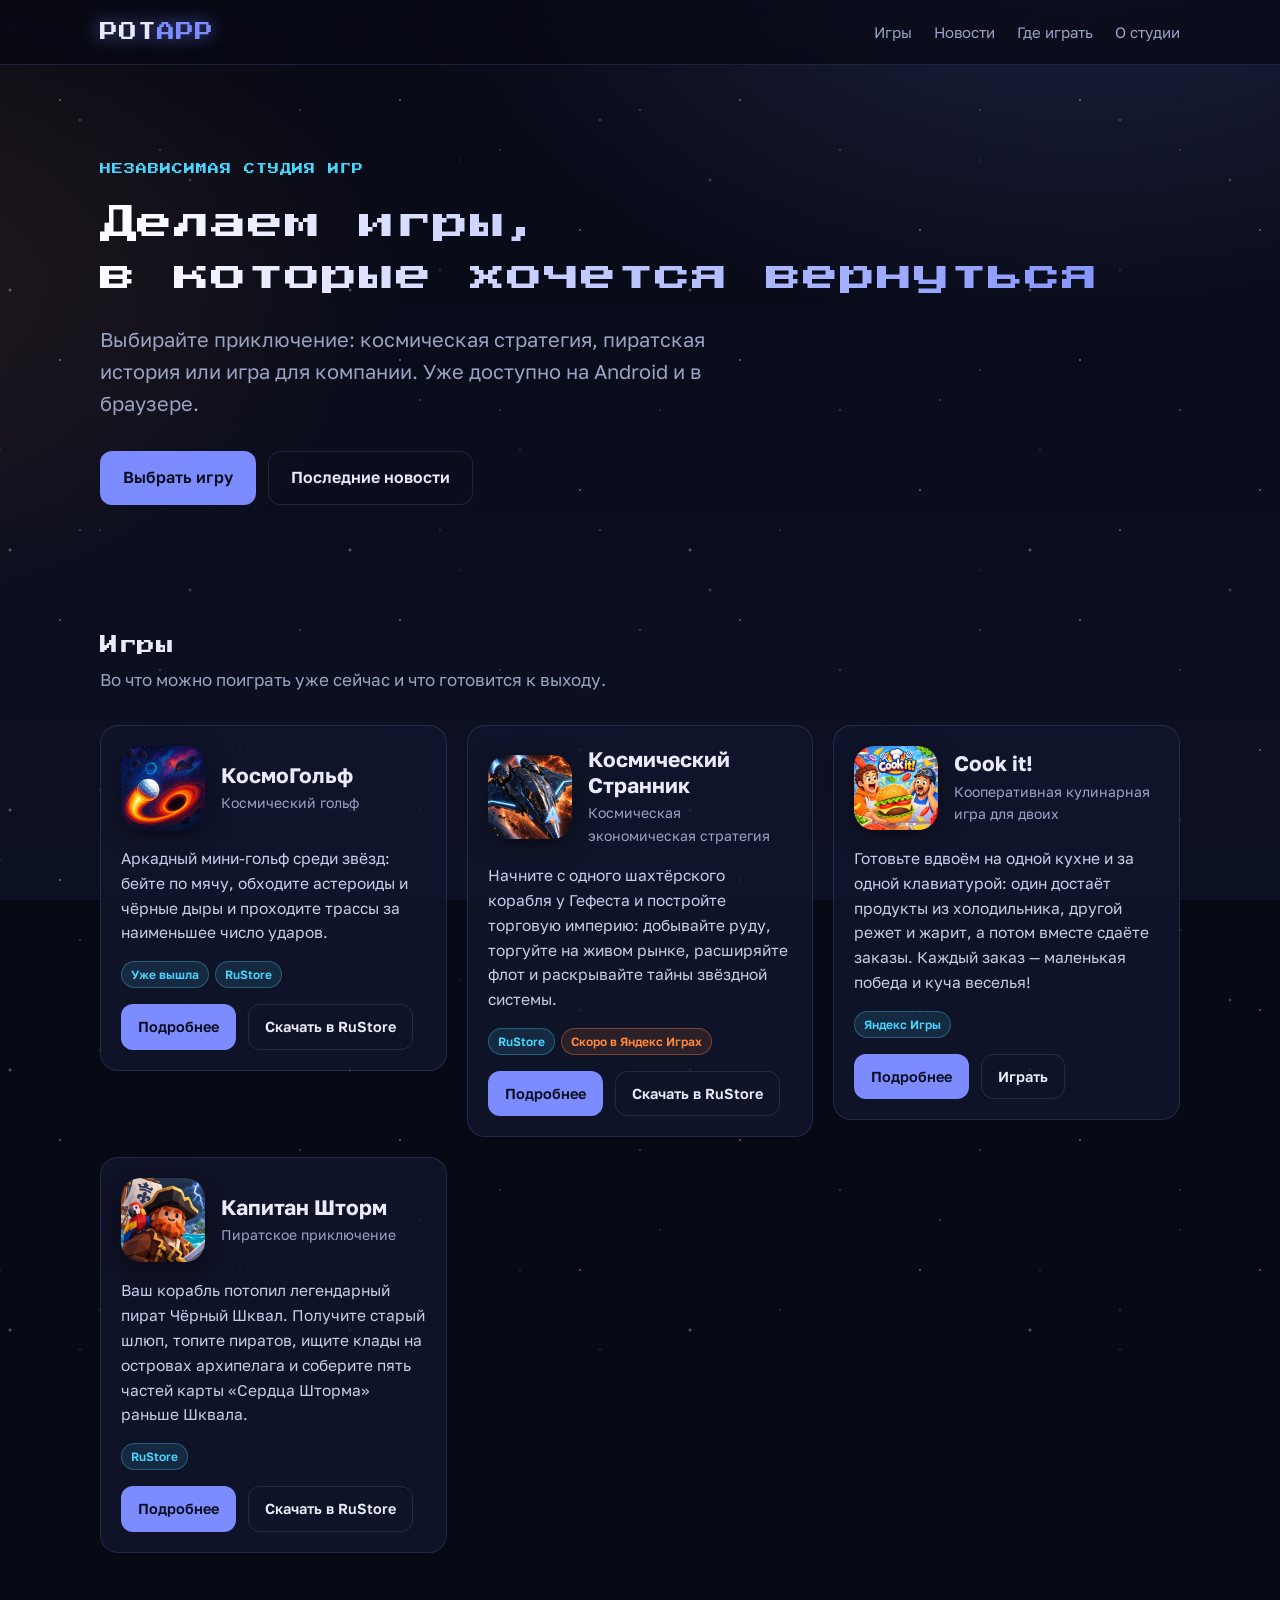
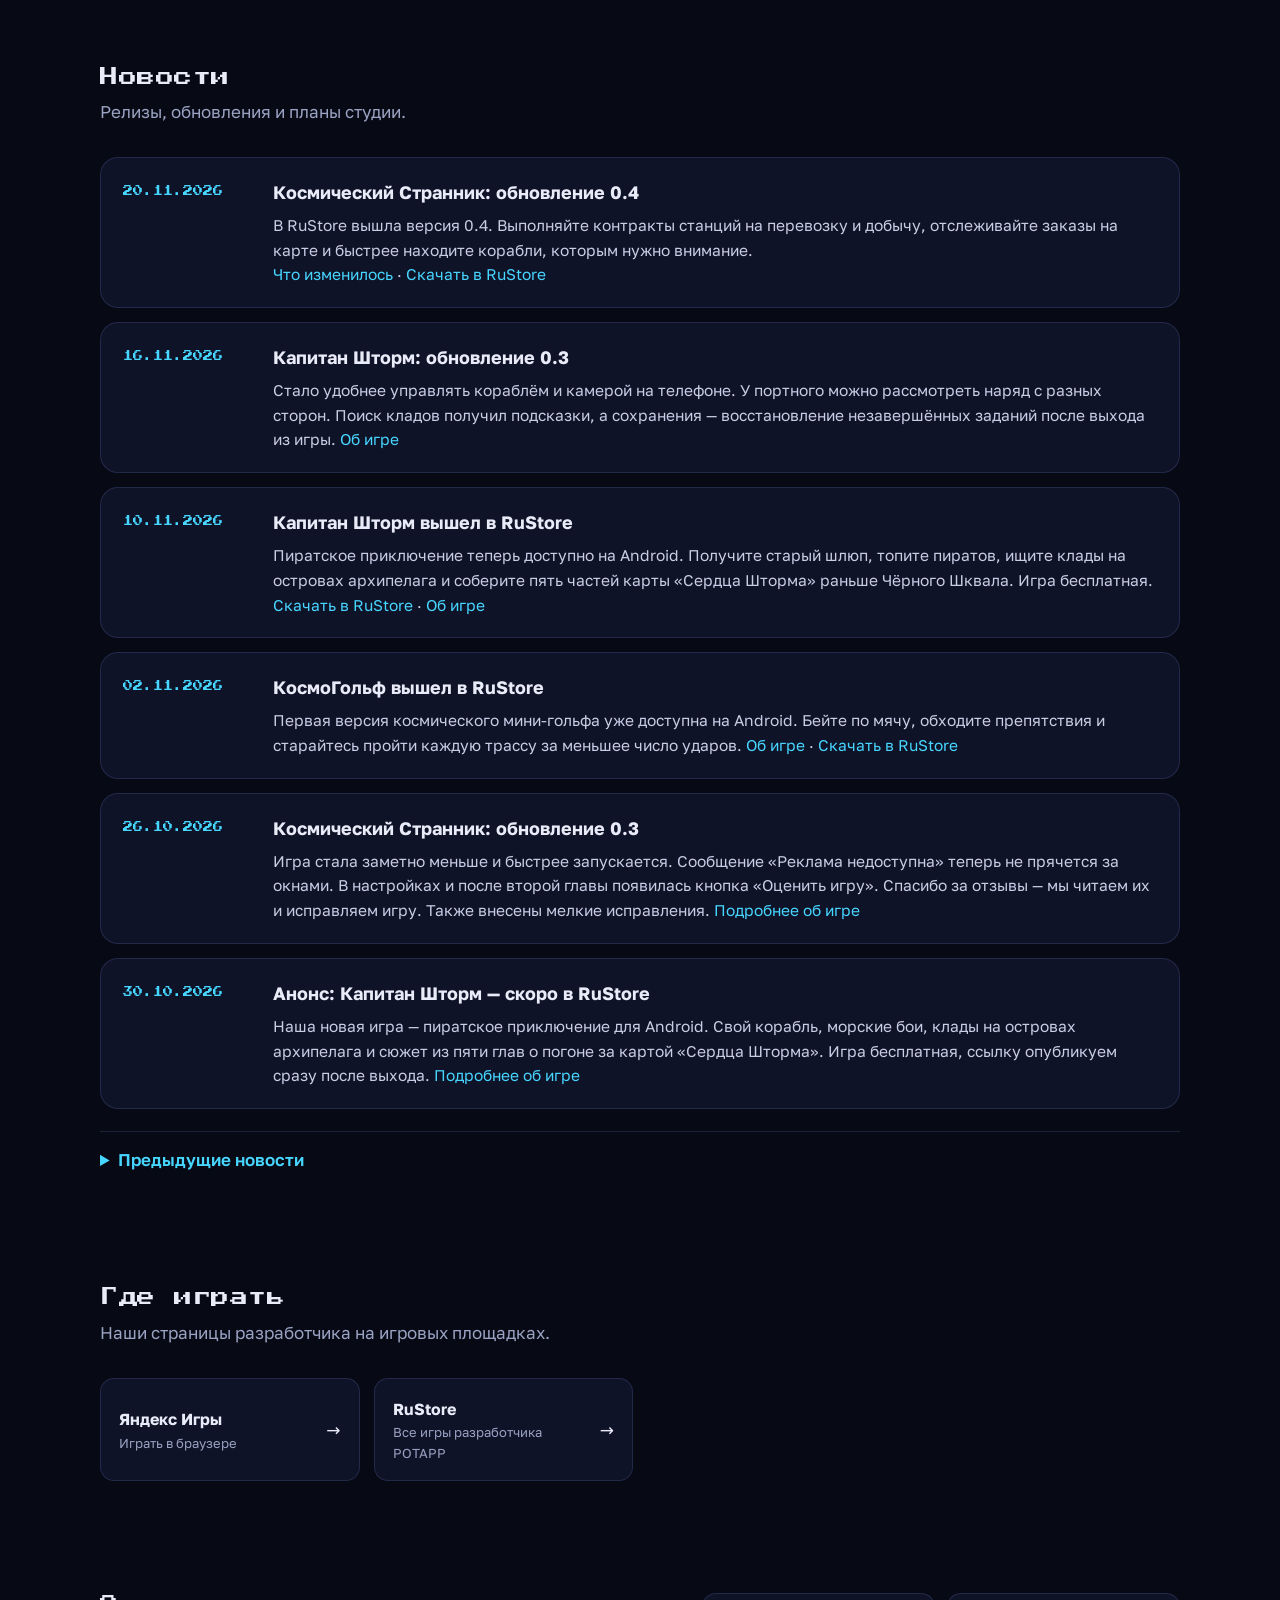
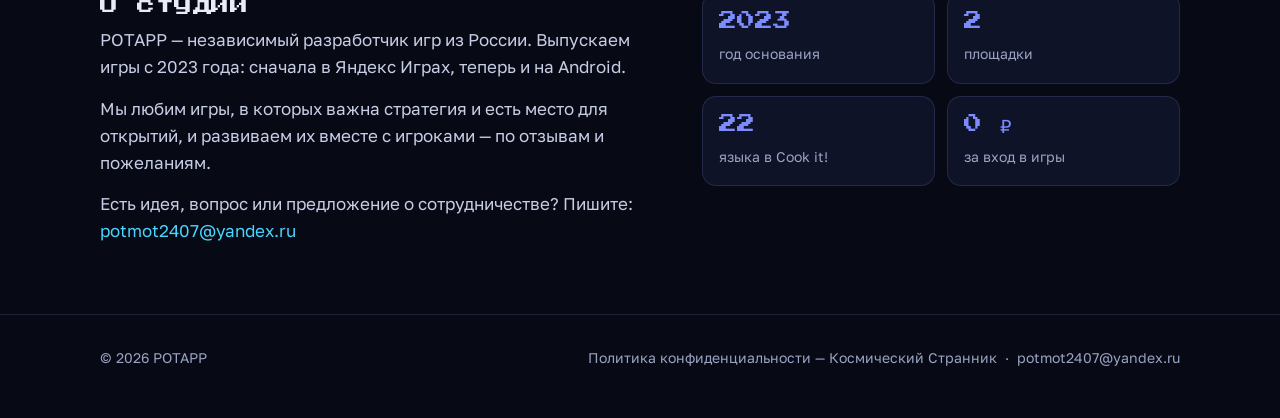
<file: index.html>
<!doctype html>
<html lang="ru">
<head>
  <meta charset="utf-8">
  <meta name="viewport" content="width=device-width, initial-scale=1">
  <title>POTAPP — независимая студия игр</title>
  <meta name="description" content="POTAPP — независимая студия игр. Космический Странник, Капитан Шторм, Cook it! и новые проекты: где играть, новости и обновления.">
  <meta property="og:title" content="POTAPP — независимая студия игр">
  <meta property="og:description" content="Наши игры, площадки, новости и обновления.">
  <meta property="og:image" content="img/space-stranger/icon.jpg">
  <link rel="icon" type="image/svg+xml" href="img/favicon.svg">
  <link rel="icon" type="image/png" sizes="64x64" href="img/favicon.png">
  <link rel="apple-touch-icon" href="img/apple-touch-icon.png">
  <link rel="stylesheet" href="styles.css">
<!-- Yandex.Metrika counter -->
<script type="text/javascript">
    (function(m,e,t,r,i,k,a){
        m[i]=m[i]||function(){(m[i].a=m[i].a||[]).push(arguments)};
        m[i].l=1*new Date();
        for (var j = 0; j < document.scripts.length; j++) {if (document.scripts[j].src === r) { return; }}
        k=e.createElement(t),a=e.getElementsByTagName(t)[0],k.async=1,k.src=r,a.parentNode.insertBefore(k,a)
    })(window, document,'script','https://mc.yandex.ru/metrika/tag.js?id=114179265', 'ym');

    ym(114179265, 'init', {ssr:true, webvisor:false, clickmap:true, ecommerce:"dataLayer", referrer: document.referrer, url: location.href, accurateTrackBounce:true, trackLinks:true});
</script>
<noscript><div><img src="https://mc.yandex.ru/watch/114179265" style="position:absolute; left:-9999px;" alt="" /></div></noscript>
<!-- /Yandex.Metrika counter -->
</head>
<body>
<a class="skip" href="#games">К играм</a>
<div class="sky" aria-hidden="true"></div>

<header class="top">
  <div class="wrap">
    <a class="logo" href="./">POT<span>APP</span></a>
    <nav class="nav">
      <a href="#games">Игры</a>
      <a href="#news">Новости</a>
      <a href="#where" class="hide-sm">Где играть</a>
      <a href="#about">О студии</a>
    </nav>
  </div>
</header>

<main>
  <!-- ================= ГЛАВНЫЙ ЭКРАН ================= -->
  <div class="wrap hero">
    <div class="eyebrow">Независимая студия игр</div>
    <h1>Делаем игры,<br>в которые хочется вернуться</h1>
    <p class="lead">Выбирайте приключение: космическая стратегия, пиратская история или игра для компании. Уже доступно на Android и в браузере.</p>
    <div class="btns">
      <a class="btn" href="#games">Выбрать игру</a>
      <a class="btn ghost" href="#news">Последние новости</a>
    </div>
  </div>

  <!-- ================= ИГРЫ =================
       Чтобы добавить игру: скопируй блок <article class="game">…</article> целиком
       и поменяй картинку, название, жанр, описание и ссылки. -->
  <section id="games">
    <div class="wrap">
      <h2 class="sec-title">Игры</h2>
      <p class="sec-sub">Во что можно поиграть уже сейчас и что готовится к выходу.</p>

      <div class="games">

        <article class="game">
          <div class="game-head">
            <img class="game-icon" src="img/cosmogolf/cover.png" alt="Обложка игры КосмоГольф" width="84" height="84" loading="lazy">
            <div>
              <h3>КосмоГольф</h3>
              <div class="genre">Космический гольф</div>
            </div>
          </div>
          <p>Аркадный мини-гольф среди звёзд: бейте по мячу, обходите астероиды и чёрные дыры и проходите трассы за наименьшее число ударов.</p>
          <div class="badges"><span class="badge">Уже вышла</span> <span class="badge">RuStore</span></div>
          <div class="btns">
            <a class="btn" href="games/cosmogolf/">Подробнее</a>
            <a class="btn ghost" href="https://www.rustore.ru/catalog/app/com.potapp.cosmogolf" target="_blank" rel="noopener">Скачать в RuStore</a>
          </div>
        </article>
        <article class="game">
          <div class="game-head">
            <img class="game-icon" src="img/space-stranger/icon.jpg" alt="Иконка игры Космический Странник" width="84" height="84">
            <div>
              <h3>Космический Странник</h3>
              <div class="genre">Космическая экономическая стратегия</div>
            </div>
          </div>
          <p>Начните с одного шахтёрского корабля у Гефеста и постройте торговую империю: добывайте руду, торгуйте на живом рынке, расширяйте флот и раскрывайте тайны звёздной системы.</p>
          <div class="badges"><span class="badge">RuStore</span> <span class="badge soon">Скоро в Яндекс Играх</span></div>
          <div class="btns">
            <a class="btn" href="games/space-stranger/">Подробнее</a>
            <a class="btn ghost" href="https://www.rustore.ru/catalog/app/com.potapp.spacestranger" target="_blank" rel="noopener">Скачать в RuStore</a>
            <!-- Когда игра выйдет в Яндекс Играх: добавь сюда <a class="btn ghost" href="ССЫЛКА" target="_blank" rel="noopener">Яндекс Игры</a> и поменяй бейдж «Скоро…» выше -->
          </div>
        </article>
        <article class="game">
          <div class="game-head">
            <img class="game-icon" src="img/cook-it/icon.jpg" alt="Иконка игры Cook it!" width="84" height="84">
            <div>
              <h3>Cook it!</h3>
              <div class="genre">Кооперативная кулинарная игра для двоих</div>
            </div>
          </div>
          <p>Готовьте вдвоём на одной кухне и за одной клавиатурой: один достаёт продукты из холодильника, другой режет и жарит, а потом вместе сдаёте заказы. Каждый заказ — маленькая победа и куча веселья!</p>
          <div class="badges"><span class="badge">Яндекс Игры</span></div>
          <div class="btns">
            <a class="btn" href="games/cook-it/">Подробнее</a>
            <a class="btn ghost" href="https://yandex.ru/games/app/cook-it-480620" target="_blank" rel="noopener">Играть</a>
          </div>
        </article>
        <article class="game">
          <div class="game-head">
            <img class="game-icon" src="img/captain-storm/icon.jpg" alt="Иконка игры Капитан Шторм" width="84" height="84">
            <div>
              <h3>Капитан Шторм</h3>
              <div class="genre">Пиратское приключение</div>
            </div>
          </div>
          <p>Ваш корабль потопил легендарный пират Чёрный Шквал. Получите старый шлюп, топите пиратов, ищите клады на островах архипелага и соберите пять частей карты «Сердца Шторма» раньше Шквала.</p>
          <div class="badges"><span class="badge">RuStore</span></div>
          <div class="btns">
            <a class="btn" href="games/captain-storm/">Подробнее</a>
            <a class="btn ghost" href="https://www.rustore.ru/catalog/app/com.potapp.captainstorm" target="_blank" rel="noopener">Скачать в RuStore</a>
          </div>
        </article>


      </div>
    </div>
  </section>

  <!-- ================= НОВОСТИ =================
       Новые записи добавляй СВЕРХУ: скопируй блок <article class="post">…</article>. -->
  <section id="news">
    <div class="wrap">
      <h2 class="sec-title">Новости</h2>
      <p class="sec-sub">Релизы, обновления и планы студии.</p>

      <div class="news">
        <article class="post" id="space-stranger-04">
          <time datetime="2026-11-20">20.11.2026</time>
          <div>
            <h3>Космический Странник: обновление 0.4</h3>
            <p>В RuStore вышла версия 0.4. Выполняйте контракты станций на перевозку и добычу, отслеживайте заказы на карте и быстрее находите корабли, которым нужно внимание.</p>
            <p><a href="games/space-stranger/#version-04">Что изменилось</a> · <a href="https://www.rustore.ru/catalog/app/com.potapp.spacestranger">Скачать в RuStore</a></p>
          </div>
        </article>
        <article class="post"><time datetime="2026-11-16">16.11.2026</time><div><h3>Капитан Шторм: обновление 0.3</h3><p>Стало удобнее управлять кораблём и камерой на телефоне. У портного можно рассмотреть наряд с разных сторон. Поиск кладов получил подсказки, а сохранения — восстановление незавершённых заданий после выхода из игры. <a href="games/captain-storm/">Об игре</a></p></div></article>
        <article class="post">
          <time datetime="2026-11-10">10.11.2026</time>
          <div>
            <h3>Капитан Шторм вышел в RuStore</h3>
            <p>Пиратское приключение теперь доступно на Android. Получите старый шлюп, топите пиратов, ищите клады на островах архипелага и соберите пять частей карты «Сердца Шторма» раньше Чёрного Шквала. Игра бесплатная. <a href="https://www.rustore.ru/catalog/app/com.potapp.captainstorm" target="_blank" rel="noopener">Скачать в RuStore</a> · <a href="games/captain-storm/">Об игре</a></p>
          </div>
        </article>
        <article class="post">
          <time datetime="2026-11-02">02.11.2026</time>
          <div>
            <h3>КосмоГольф вышел в RuStore</h3>
            <p>Первая версия космического мини-гольфа уже доступна на Android. Бейте по мячу, обходите препятствия и старайтесь пройти каждую трассу за меньшее число ударов. <a href="games/cosmogolf/">Об игре</a> · <a href="https://www.rustore.ru/catalog/app/com.potapp.cosmogolf" target="_blank" rel="noopener">Скачать в RuStore</a></p>
          </div>
        </article>
        <article class="post">
          <time datetime="2026-10-26">26.10.2026</time>
          <div>
            <h3>Космический Странник: обновление 0.3</h3>
            <p>Игра стала заметно меньше и быстрее запускается. Сообщение «Реклама недоступна» теперь не прячется за окнами. В настройках и после второй главы появилась кнопка «Оценить игру». Спасибо за отзывы — мы читаем их и исправляем игру. Также внесены мелкие исправления. <a href="games/space-stranger/">Подробнее об игре</a></p>
          </div>
        </article>
        <article class="post">
          <time datetime="2026-10-30">30.10.2026</time>
          <div>
            <h3>Анонс: Капитан Шторм — скоро в RuStore</h3>
            <p>Наша новая игра — пиратское приключение для Android. Свой корабль, морские бои, клады на островах архипелага и сюжет из пяти глав о погоне за картой «Сердца Шторма». Игра бесплатная, ссылку опубликуем сразу после выхода. <a href="games/captain-storm/">Подробнее об игре</a></p>
          </div>
        </article>
        <details class="news-archive">
          <summary>Предыдущие новости</summary>
          <div class="news">
        <article class="post">
          <time datetime="2026-10-19">19.10.2026</time>
          <div>
            <h3>Космический Странник вышел в RuStore</h3>
            <p>Наша космическая экономическая стратегия теперь доступна на Android. Начните с одного шахтёрского корабля у Гефеста, добывайте руду, торгуйте на живом рынке и стройте свой флот. Игра бесплатная. <a href="https://www.rustore.ru/catalog/app/com.potapp.spacestranger" target="_blank" rel="noopener">Скачать в RuStore</a> · <a href="games/space-stranger/">Подробнее об игре</a></p>
          </div>
        </article>
        <article class="post">
          <time datetime="2026-10-19">19.10.2026</time>
          <div>
            <h3>Космический Странник летит на Android</h3>
            <p>Игра отправлена на модерацию в RuStore, а следом выйдет и в Яндекс Играх. Внутри — обучение с начальником станции Центавр, управление для сенсорного экрана, русский и английский язык. Ссылки опубликуем сразу после выхода.</p>
          </div>
        </article>
        <article class="post">
          <time datetime="2026-10-19">19.10.2026</time>
          <div>
            <h3>У POTAPP появился сайт</h3>
            <p>Здесь будут собраны все наши игры, ссылки на площадки, новости и истории обновлений.</p>
          </div>
        </article>
        <article class="post">
          <time datetime="2026-03-21">21.03.2026</time>
          <div>
            <h3>Cook it! вышла в Яндекс Играх</h3>
            <p>Кооперативная кулинарная игра для двоих на одной клавиатуре: делите роли, готовьте по рецептам и сдавайте заказы вместе. <a href="games/cook-it/">Подробнее об игре</a></p>
          </div>
        </article>
          </div>
        </details>
      </div>
    </div>
  </section>

  <!-- ================= ГДЕ ИГРАТЬ ================= -->
  <section id="where">
    <div class="wrap">
      <h2 class="sec-title">Где играть</h2>
      <p class="sec-sub">Наши страницы разработчика на игровых площадках.</p>

      <div class="platforms">
        <a class="platform" href="https://yandex.ru/games/developer/64730" target="_blank" rel="noopener">
          <span><b>Яндекс Игры</b><small>Играть в браузере</small></span>
          <span aria-hidden="true">→</span>
        </a>
        <a class="platform" href="https://www.rustore.ru/catalog/developer/ghje4l" target="_blank" rel="noopener">
          <span><b>RuStore</b><small>Все игры разработчика POTAPP</small></span>
          <span aria-hidden="true">→</span>
        </a>
      </div>
    </div>
  </section>

  <!-- ================= О СТУДИИ ================= -->
  <section id="about">
    <div class="wrap about">
      <div>
        <h2 class="sec-title">О студии</h2>
        <p>POTAPP — независимый разработчик игр из России. Выпускаем игры с 2023 года: сначала в Яндекс Играх, теперь и на Android.</p>
        <p>Мы любим игры, в которых важна стратегия и есть место для открытий, и развиваем их вместе с игроками — по отзывам и пожеланиям.</p>
        <p>Есть идея, вопрос или предложение о сотрудничестве? Пишите: <a href="mailto:potmot2407@yandex.ru">potmot2407@yandex.ru</a></p>
      </div>
      <div class="facts">
        <div class="fact"><b>2023</b><span>год основания</span></div>
        <div class="fact"><b>2</b><span>площадки</span></div>
        <div class="fact"><b>22</b><span>языка в Cook it!</span></div>
        <div class="fact"><b>0 ₽</b><span>за вход в игры</span></div>
      </div>
    </div>
  </section>
</main>

<footer>
  <div class="wrap">
    <span>© 2026 POTAPP</span>
    <span>
      <a href="privacy/space-stranger/">Политика конфиденциальности — Космический Странник</a>
      &nbsp;·&nbsp;
      <a href="mailto:potmot2407@yandex.ru">potmot2407@yandex.ru</a>
    </span>
  </div>
</footer>
</body>
</html>
</file>
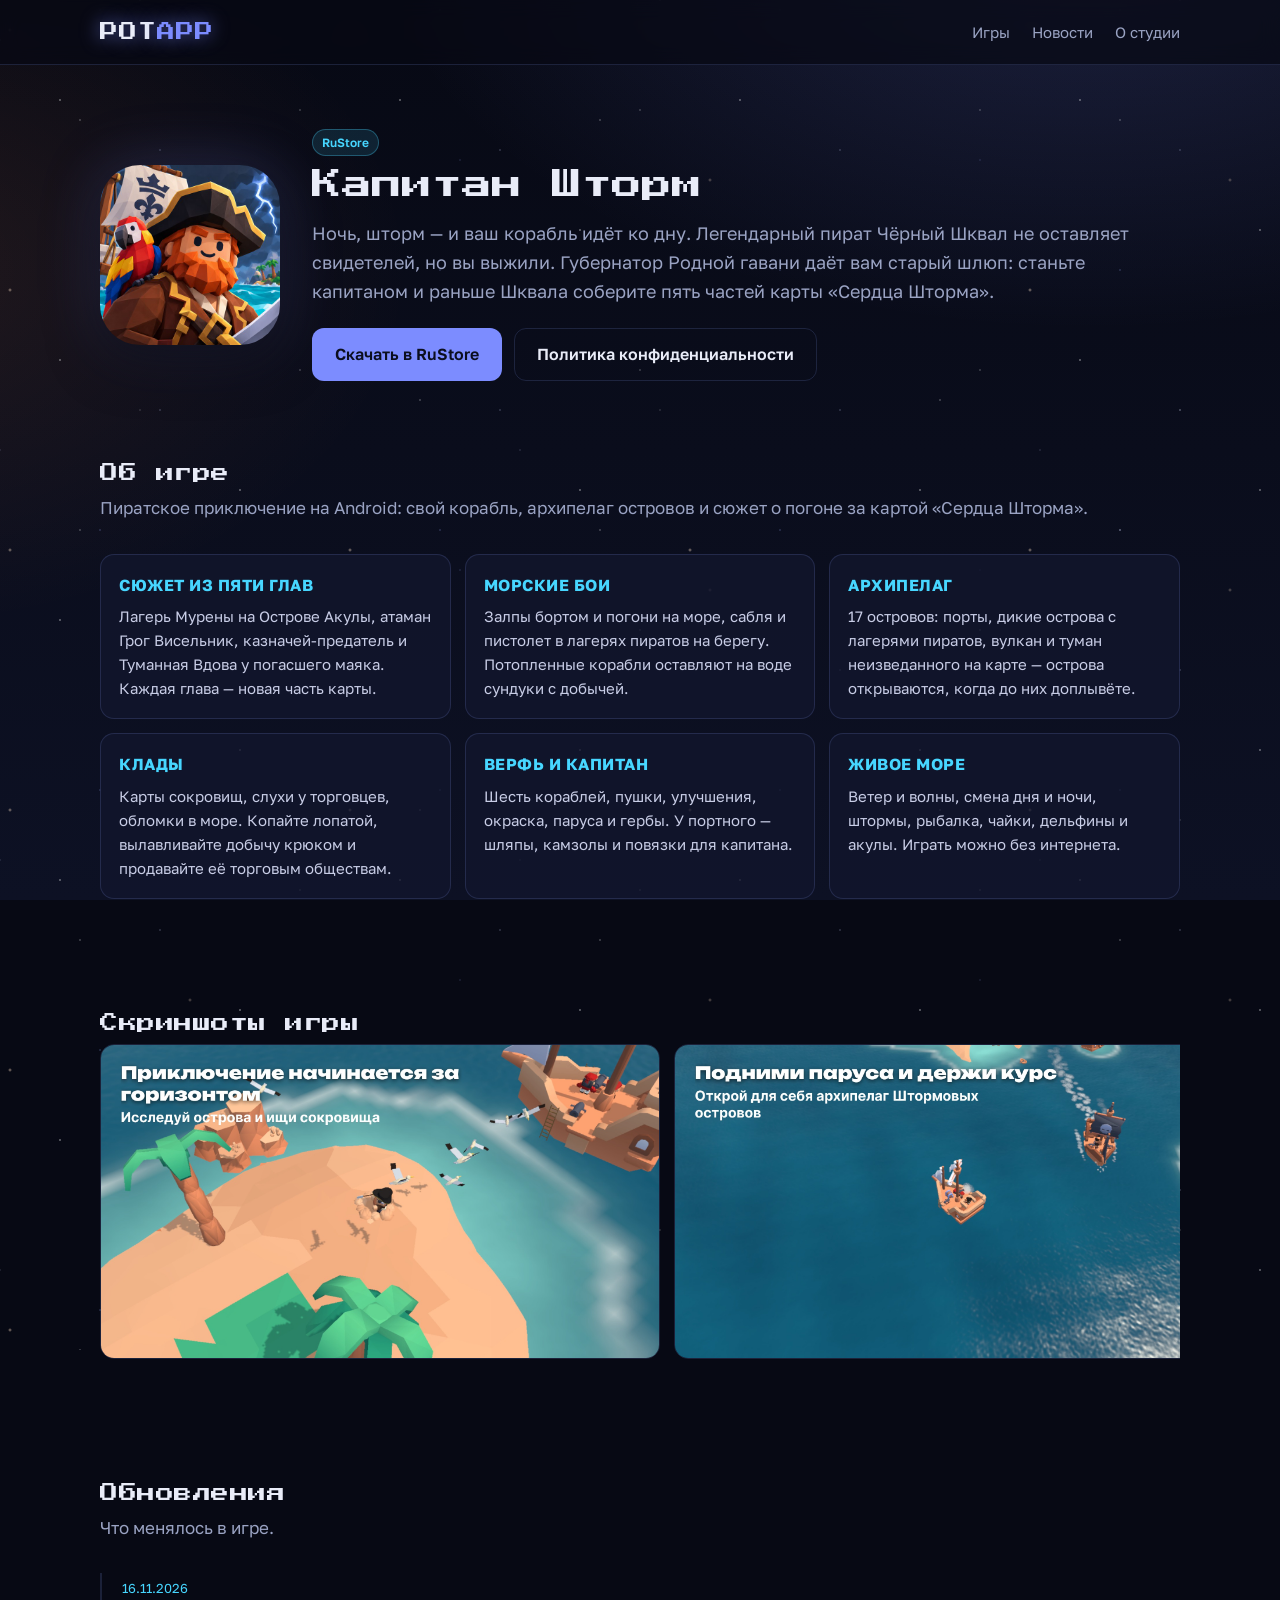
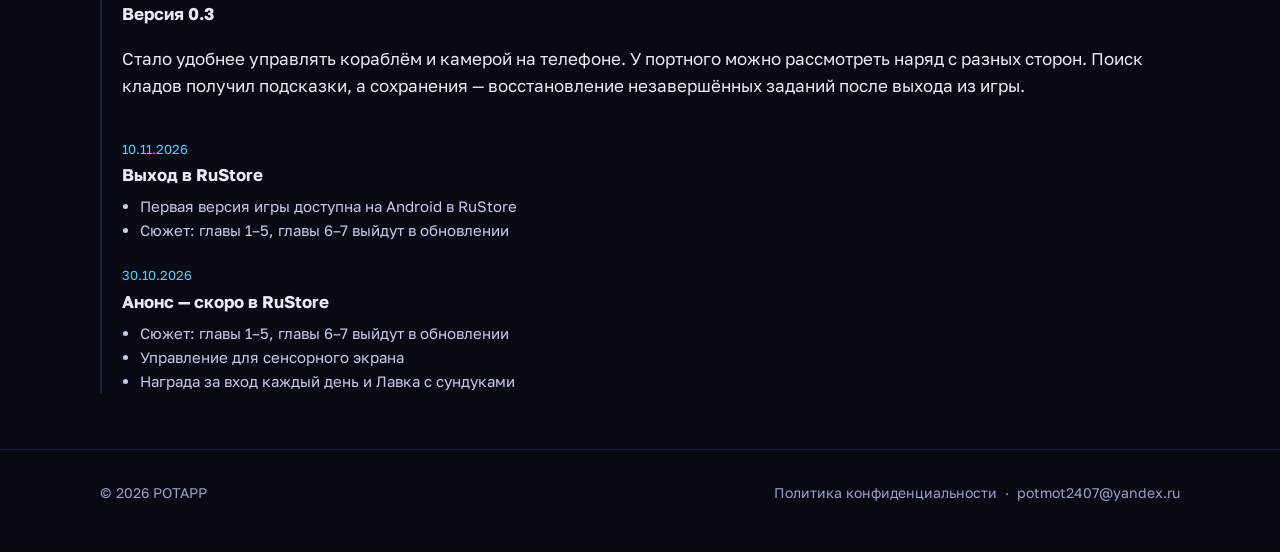
<file: games/captain-storm/index.html>
<!doctype html>
<html lang="ru">
<head>
  <meta charset="utf-8">
  <meta name="viewport" content="width=device-width, initial-scale=1">
  <title>Капитан Шторм — POTAPP</title>
  <meta name="description" content="Пиратское приключение: свой корабль, морские бои, клады и острова архипелага. Доступна в RuStore.">
  <meta property="og:title" content="Капитан Шторм — POTAPP">
  <meta property="og:description" content="Пираты, морские бои и клады: станьте капитаном и найдите Сердце Шторма. Доступна в RuStore.">
  <meta property="og:image" content="../../img/captain-storm/icon.jpg">
  <link rel="icon" type="image/svg+xml" href="../../img/favicon.svg">
  <link rel="icon" type="image/png" sizes="64x64" href="../../img/favicon.png">
  <link rel="apple-touch-icon" href="../../img/apple-touch-icon.png">
  <link rel="stylesheet" href="../../styles.css">
<!-- Yandex.Metrika counter -->
<script type="text/javascript">
    (function(m,e,t,r,i,k,a){
        m[i]=m[i]||function(){(m[i].a=m[i].a||[]).push(arguments)};
        m[i].l=1*new Date();
        for (var j = 0; j < document.scripts.length; j++) {if (document.scripts[j].src === r) { return; }}
        k=e.createElement(t),a=e.getElementsByTagName(t)[0],k.async=1,k.src=r,a.parentNode.insertBefore(k,a)
    })(window, document,'script','https://mc.yandex.ru/metrika/tag.js?id=114179265', 'ym');

    ym(114179265, 'init', {ssr:true, webvisor:false, clickmap:true, ecommerce:"dataLayer", referrer: document.referrer, url: location.href, accurateTrackBounce:true, trackLinks:true});
</script>
<noscript><div><img src="https://mc.yandex.ru/watch/114179265" style="position:absolute; left:-9999px;" alt="" /></div></noscript>
<!-- /Yandex.Metrika counter -->
</head>
<body>
<div class="sky" aria-hidden="true"></div>

<header class="top">
  <div class="wrap">
    <a class="logo" href="../../">POT<span>APP</span></a>
    <nav class="nav">
      <a href="../../#games">Игры</a>
      <a href="../../#news">Новости</a>
      <a href="../../#about">О студии</a>
    </nav>
  </div>
</header>

<main>
  <div class="wrap game-hero">
    <img class="icon" src="../../img/captain-storm/icon.jpg" alt="Иконка игры Капитан Шторм" width="180" height="180">
    <div>
      <div class="badges"><span class="badge">RuStore</span></div>
      <h1>Капитан Шторм</h1>
      <p>Ночь, шторм — и ваш корабль идёт ко дну. Легендарный пират Чёрный Шквал не оставляет свидетелей, но вы выжили. Губернатор Родной гавани даёт вам старый шлюп: станьте капитаном и раньше Шквала соберите пять частей карты «Сердца Шторма».</p>
      <div class="btns">
        <a class="btn" href="https://www.rustore.ru/catalog/app/com.potapp.captainstorm" target="_blank" rel="noopener">Скачать в RuStore</a>
        <a class="btn ghost" href="../../privacy/captainstorm/">Политика конфиденциальности</a>
      </div>
    </div>
  </div>



  <section>
    <div class="wrap">
      <h2 class="sec-title">Об игре</h2>
      <p class="sec-sub">Пиратское приключение на Android: свой корабль, архипелаг островов и сюжет о погоне за картой «Сердца Шторма».</p>
      <div class="features">
        <div class="feature"><h3>Сюжет из пяти глав</h3><p>Лагерь Мурены на Острове Акулы, атаман Грог Висельник, казначей-предатель и Туманная Вдова у погасшего маяка. Каждая глава — новая часть карты.</p></div>
        <div class="feature"><h3>Морские бои</h3><p>Залпы бортом и погони на море, сабля и пистолет в лагерях пиратов на берегу. Потопленные корабли оставляют на воде сундуки с добычей.</p></div>
        <div class="feature"><h3>Архипелаг</h3><p>17 островов: порты, дикие острова с лагерями пиратов, вулкан и туман неизведанного на карте — острова открываются, когда до них доплывёте.</p></div>
        <div class="feature"><h3>Клады</h3><p>Карты сокровищ, слухи у торговцев, обломки в море. Копайте лопатой, вылавливайте добычу крюком и продавайте её торговым обществам.</p></div>
        <div class="feature"><h3>Верфь и капитан</h3><p>Шесть кораблей, пушки, улучшения, окраска, паруса и гербы. У портного — шляпы, камзолы и повязки для капитана.</p></div>
        <div class="feature"><h3>Живое море</h3><p>Ветер и волны, смена дня и ночи, штормы, рыбалка, чайки, дельфины и акулы. Играть можно без интернета.</p></div>
      </div>
    </div>
  </section>

<section id="shots"><div class="wrap"><h2 class="sec-title">Скриншоты игры</h2><div class="shots">
        <img src="../../img/captain-storm/01.jpg" width="1920" height="1080" style="height:auto" alt="Капитан Шторм — игровой кадр 1" loading="lazy">
        <img src="../../img/captain-storm/02.jpg" width="1920" height="1080" style="height:auto" alt="Капитан Шторм — игровой кадр 2" loading="lazy">
        <img src="../../img/captain-storm/03.jpg" width="1920" height="1080" style="height:auto" alt="Капитан Шторм — игровой кадр 3" loading="lazy">
        <img src="../../img/captain-storm/04.jpg" width="1920" height="1080" style="height:auto" alt="Капитан Шторм — игровой кадр 4" loading="lazy">
        <img src="../../img/captain-storm/05.jpg" width="1920" height="1080" style="height:auto" alt="Капитан Шторм — игровой кадр 5" loading="lazy">
      </div></div></section>

  <!-- История обновлений: новые версии добавляй СВЕРХУ. -->
  <section>
    <div class="wrap">
      <h2 class="sec-title">Обновления</h2>
      <p class="sec-sub">Что менялось в игре.</p>
      <div class="changelog">
        <div><time datetime="2026-11-16">16.11.2026</time><h3>Версия 0.3</h3><p>Стало удобнее управлять кораблём и камерой на телефоне. У портного можно рассмотреть наряд с разных сторон. Поиск кладов получил подсказки, а сохранения — восстановление незавершённых заданий после выхода из игры.</p></div>
        <div>
          <time datetime="2026-11-10">10.11.2026</time>
          <h3>Выход в RuStore</h3>
          <ul>
            <li>Первая версия игры доступна на Android в RuStore</li>
            <li>Сюжет: главы 1–5, главы 6–7 выйдут в обновлении</li>
          </ul>
        </div>
        <div>
          <time datetime="2026-10-30">30.10.2026</time>
          <h3>Анонс — скоро в RuStore</h3>
          <ul>
            <li>Сюжет: главы 1–5, главы 6–7 выйдут в обновлении</li>
            <li>Управление для сенсорного экрана</li>
            <li>Награда за вход каждый день и Лавка с сундуками</li>
          </ul>
        </div>
      </div>
    </div>
  </section>
</main>

<footer>
  <div class="wrap">
    <span>© 2026 POTAPP</span>
    <span>
      <a href="../../privacy/captainstorm/">Политика конфиденциальности</a>
      &nbsp;·&nbsp;
      <a href="mailto:potmot2407@yandex.ru">potmot2407@yandex.ru</a>
    </span>
  </div>
</footer>
</body>
</html>
</file>
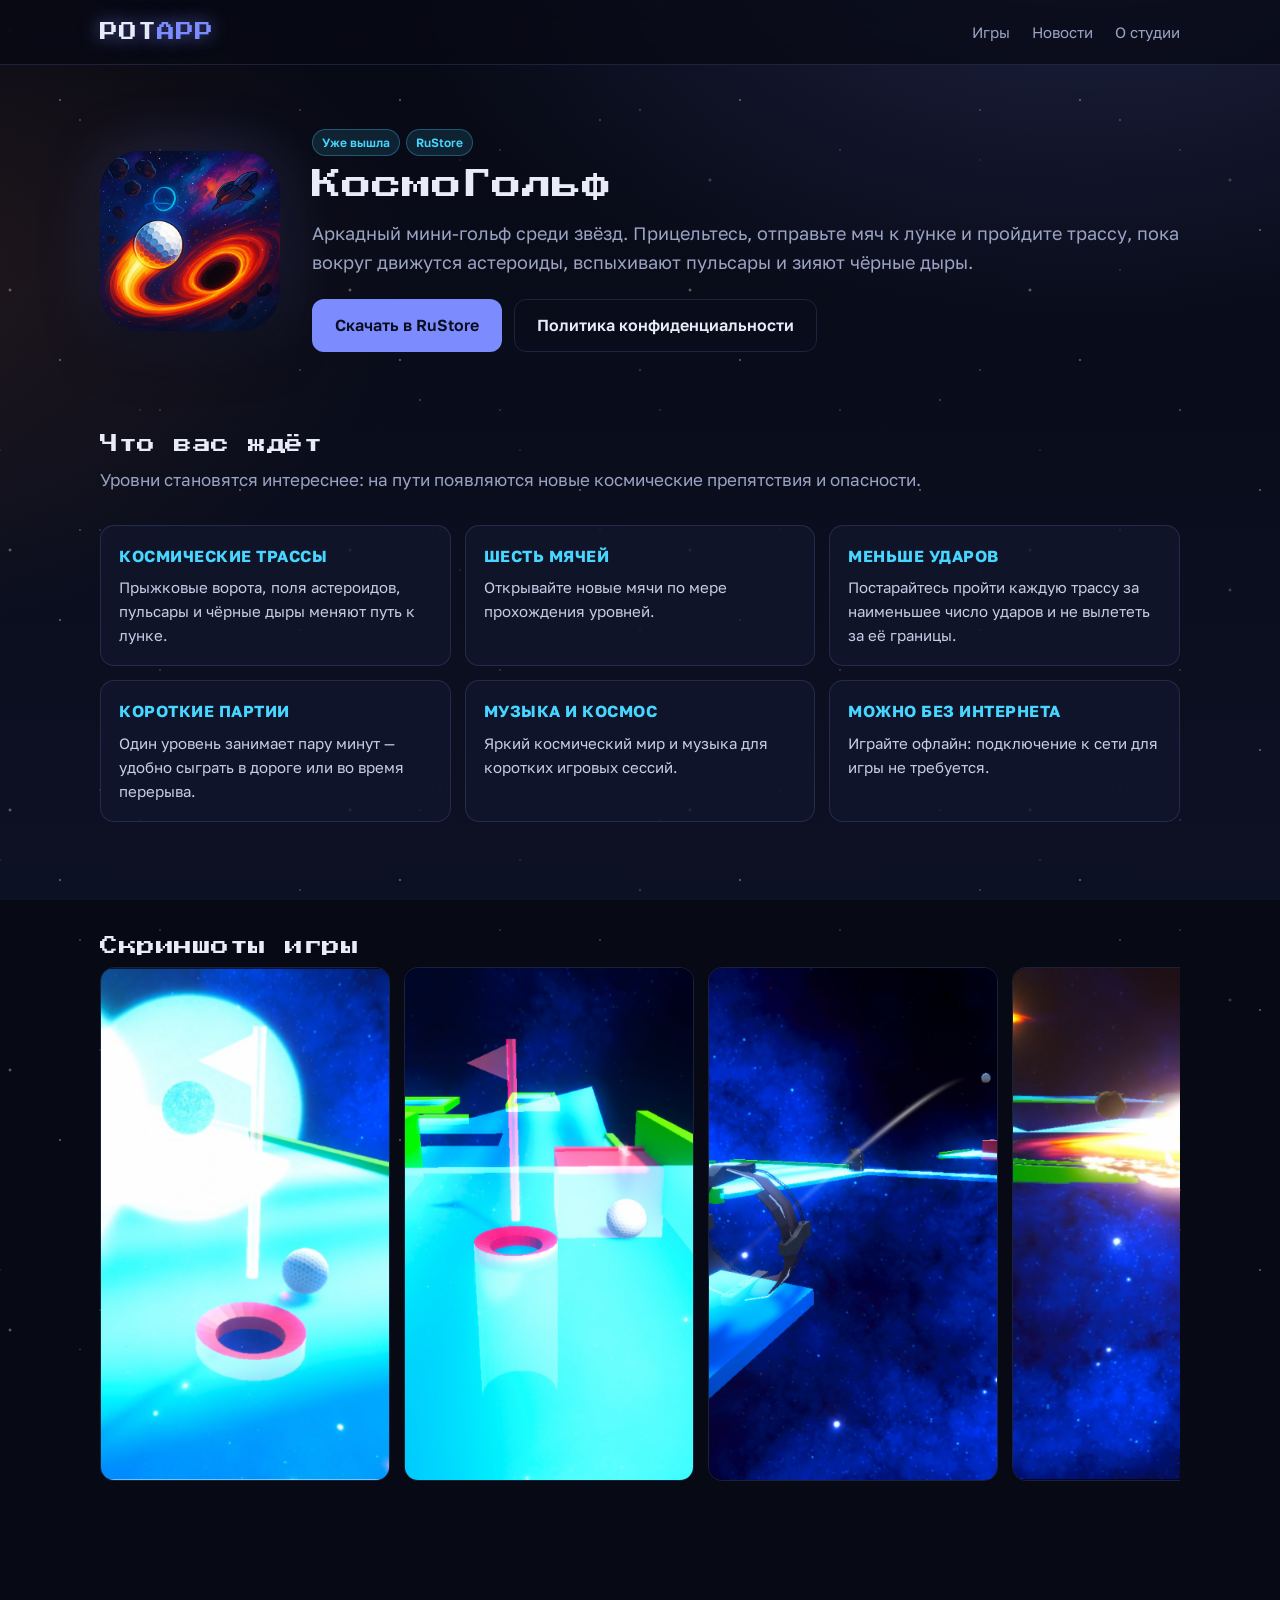
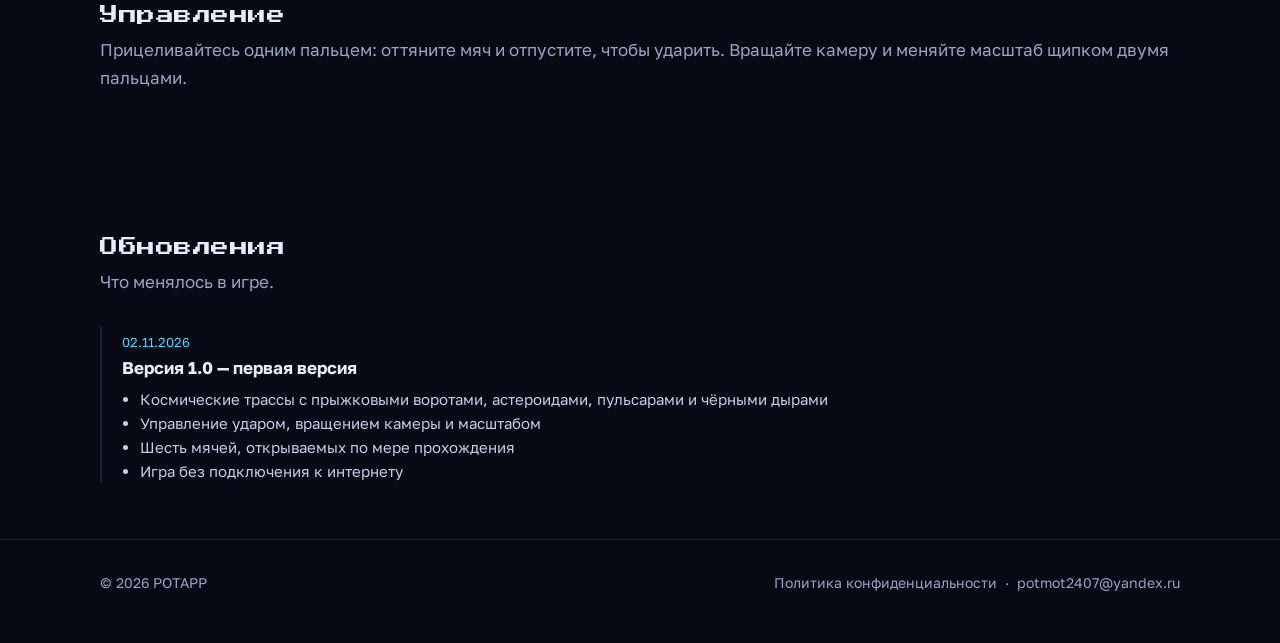
<file: games/cosmogolf/index.html>
<!doctype html>
<html lang="ru">
<head>
  <meta charset="utf-8">
  <meta name="viewport" content="width=device-width, initial-scale=1">
  <title>КосмоГольф — POTAPP</title>
  <meta name="description" content="КосмоГольф — аркадный мини-гольф среди звёзд, астероидов, пульсаров и чёрных дыр.">
  <meta property="og:title" content="КосмоГольф — POTAPP">
  <meta property="og:description" content="Бейте по мячу, обходите космические препятствия и проходите трассы за меньшее число ударов.">
  <meta property="og:image" content="../../img/cosmogolf/cover.png">
  <link rel="icon" type="image/svg+xml" href="../../img/favicon.svg">
  <link rel="icon" type="image/png" sizes="64x64" href="../../img/favicon.png">
  <link rel="apple-touch-icon" href="../../img/apple-touch-icon.png">
  <link rel="stylesheet" href="../../styles.css">
<!-- Yandex.Metrika counter -->
<script type="text/javascript">
    (function(m,e,t,r,i,k,a){
        m[i]=m[i]||function(){(m[i].a=m[i].a||[]).push(arguments)};
        m[i].l=1*new Date();
        for (var j = 0; j < document.scripts.length; j++) {if (document.scripts[j].src === r) { return; }}
        k=e.createElement(t),a=e.getElementsByTagName(t)[0],k.async=1,k.src=r,a.parentNode.insertBefore(k,a)
    })(window, document,'script','https://mc.yandex.ru/metrika/tag.js?id=114179265', 'ym');

    ym(114179265, 'init', {ssr:true, webvisor:false, clickmap:true, ecommerce:"dataLayer", referrer: document.referrer, url: location.href, accurateTrackBounce:true, trackLinks:true});
</script>
<noscript><div><img src="https://mc.yandex.ru/watch/114179265" style="position:absolute; left:-9999px;" alt="" /></div></noscript>
<!-- /Yandex.Metrika counter -->
</head>
<body>
<div class="sky" aria-hidden="true"></div>

<header class="top">
  <div class="wrap">
    <a class="logo" href="../../">POT<span>APP</span></a>
    <nav class="nav">
      <a href="../../#games">Игры</a>
      <a href="../../#news">Новости</a>
      <a href="../../#about">О студии</a>
    </nav>
  </div>
</header>

<main>
  <div class="wrap game-hero">
    <img class="icon" src="../../img/cosmogolf/cover.png" alt="Иллюстрация игры: мяч для гольфа и космическая воронка" width="180" height="180">
    <div>
      <div class="badges"><span class="badge">Уже вышла</span> <span class="badge">RuStore</span></div>
      <h1>КосмоГольф</h1>
      <p>Аркадный мини-гольф среди звёзд. Прицельтесь, отправьте мяч к лунке и пройдите трассу, пока вокруг движутся астероиды, вспыхивают пульсары и зияют чёрные дыры.</p>
      <div class="btns">
        <a class="btn" href="https://www.rustore.ru/catalog/app/com.potapp.cosmogolf" target="_blank" rel="noopener">Скачать в RuStore</a>
        <a class="btn ghost" href="../../privacy/cosmogolf/">Политика конфиденциальности</a>
      </div>
    </div>
  </div>

  <section>
    <div class="wrap">
      <h2 class="sec-title">Что вас ждёт</h2>
      <p class="sec-sub">Уровни становятся интереснее: на пути появляются новые космические препятствия и опасности.</p>
      <div class="features">
        <div class="feature"><h3>Космические трассы</h3><p>Прыжковые ворота, поля астероидов, пульсары и чёрные дыры меняют путь к лунке.</p></div>
        <div class="feature"><h3>Шесть мячей</h3><p>Открывайте новые мячи по мере прохождения уровней.</p></div>
        <div class="feature"><h3>Меньше ударов</h3><p>Постарайтесь пройти каждую трассу за наименьшее число ударов и не вылететь за её границы.</p></div>
        <div class="feature"><h3>Короткие партии</h3><p>Один уровень занимает пару минут — удобно сыграть в дороге или во время перерыва.</p></div>
        <div class="feature"><h3>Музыка и космос</h3><p>Яркий космический мир и музыка для коротких игровых сессий.</p></div>
        <div class="feature"><h3>Можно без интернета</h3><p>Играйте офлайн: подключение к сети для игры не требуется.</p></div>
      </div>
    </div>
  </section>

  <section id="shots"><div class="wrap"><h2 class="sec-title">Скриншоты игры</h2><div class="shots portrait">
        <img src="../../img/cosmogolf/01.jpg" alt="Космогольф, игровой экран 1" width="720" height="1280" loading="lazy">
        <img src="../../img/cosmogolf/02.jpg" alt="Космогольф, игровой экран 2" width="720" height="1280" loading="lazy">
        <img src="../../img/cosmogolf/03.jpg" alt="Космогольф, игровой экран 3" width="720" height="1280" loading="lazy">
        <img src="../../img/cosmogolf/04.jpg" alt="Космогольф, игровой экран 4" width="720" height="1280" loading="lazy">
        <img src="../../img/cosmogolf/05.jpg" alt="Космогольф, игровой экран 5" width="720" height="1280" loading="lazy">
        <img src="../../img/cosmogolf/06.jpg" alt="Космогольф, игровой экран 6" width="720" height="1280" loading="lazy">
      </div></div></section>

  <section>
    <div class="wrap">
      <h2 class="sec-title">Управление</h2>
      <p class="sec-sub">Прицеливайтесь одним пальцем: оттяните мяч и отпустите, чтобы ударить. Вращайте камеру и меняйте масштаб щипком двумя пальцами.</p>
    </div>
  </section>

  <section>
    <div class="wrap">
      <h2 class="sec-title">Обновления</h2>
      <p class="sec-sub">Что менялось в игре.</p>
      <div class="changelog">
        <div>
          <time datetime="2026-11-02">02.11.2026</time>
          <h3>Версия 1.0 — первая версия</h3>
          <ul>
            <li>Космические трассы с прыжковыми воротами, астероидами, пульсарами и чёрными дырами</li>
            <li>Управление ударом, вращением камеры и масштабом</li>
            <li>Шесть мячей, открываемых по мере прохождения</li>
            <li>Игра без подключения к интернету</li>
          </ul>
        </div>
      </div>
    </div>
  </section>
</main>

<footer>
  <div class="wrap">
    <span>© 2026 POTAPP</span>
    <span>
      <a href="../../privacy/cosmogolf/">Политика конфиденциальности</a>
      &nbsp;·&nbsp;
      <a href="mailto:potmot2407@yandex.ru">potmot2407@yandex.ru</a>
    </span>
  </div>
</footer>
</body>
</html>
</file>
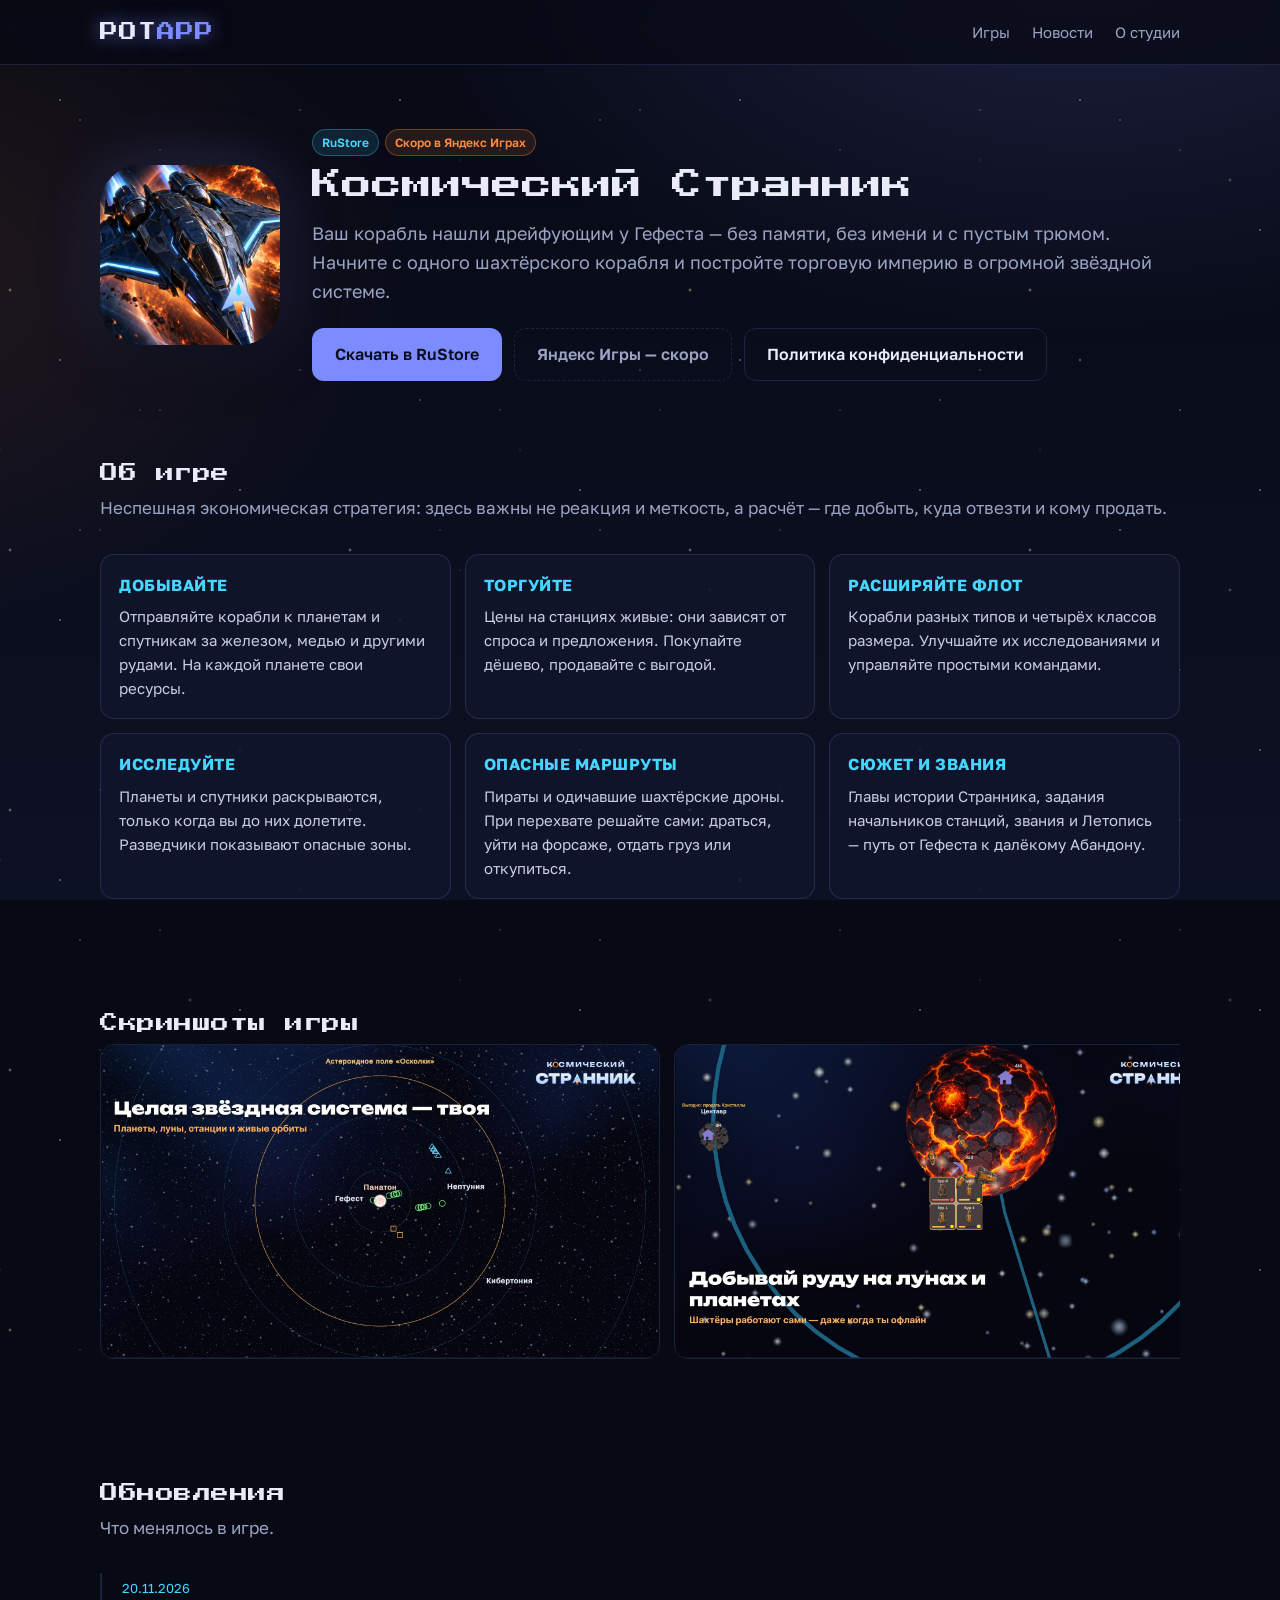
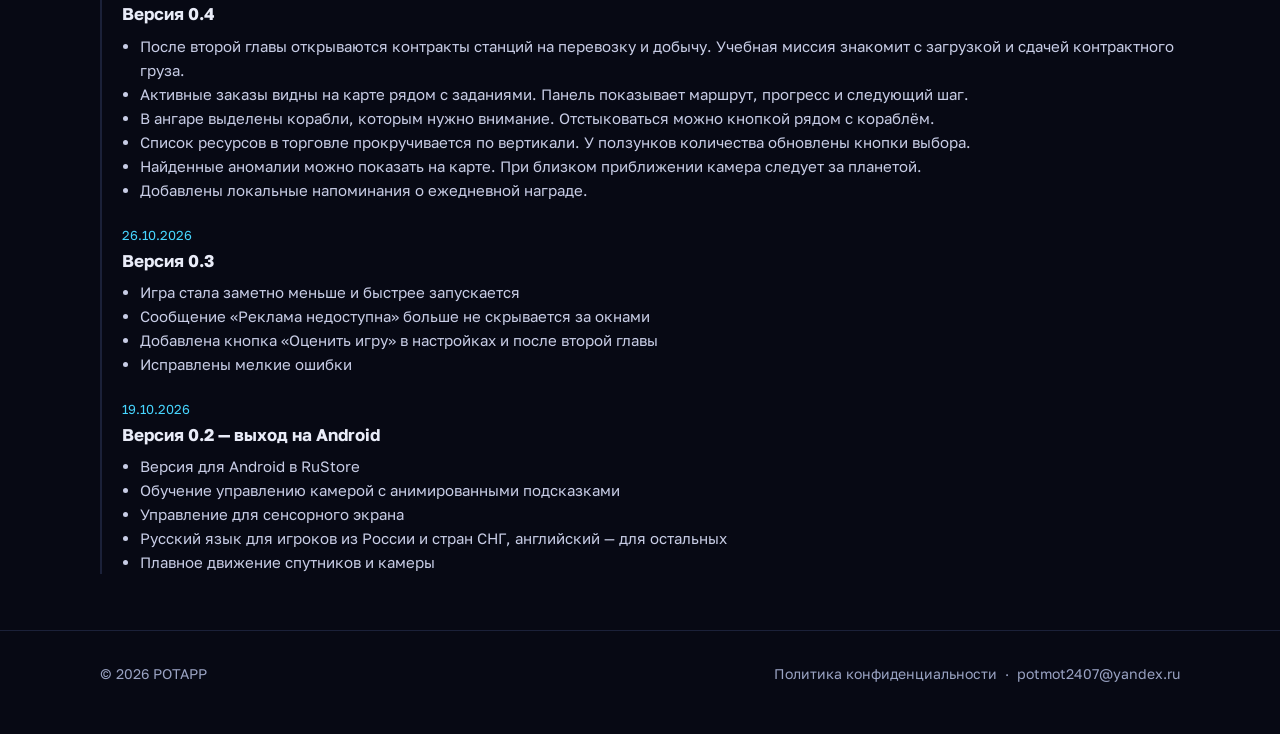
<file: games/space-stranger/index.html>
<!doctype html>
<html lang="ru">
<head>
  <meta charset="utf-8">
  <meta name="viewport" content="width=device-width, initial-scale=1">
  <title>Космический Странник — POTAPP</title>
  <meta name="description" content="Космическая экономическая стратегия: добывайте руду, торгуйте между станциями и стройте свой флот.">
  <meta property="og:title" content="Космический Странник — POTAPP">
  <meta property="og:description" content="Добывайте руду, торгуйте между станциями и стройте свой космический флот.">
  <meta property="og:image" content="../../img/space-stranger/icon.jpg">
  <link rel="icon" type="image/svg+xml" href="../../img/favicon.svg">
  <link rel="icon" type="image/png" sizes="64x64" href="../../img/favicon.png">
  <link rel="apple-touch-icon" href="../../img/apple-touch-icon.png">
  <link rel="stylesheet" href="../../styles.css">
<!-- Yandex.Metrika counter -->
<script type="text/javascript">
    (function(m,e,t,r,i,k,a){
        m[i]=m[i]||function(){(m[i].a=m[i].a||[]).push(arguments)};
        m[i].l=1*new Date();
        for (var j = 0; j < document.scripts.length; j++) {if (document.scripts[j].src === r) { return; }}
        k=e.createElement(t),a=e.getElementsByTagName(t)[0],k.async=1,k.src=r,a.parentNode.insertBefore(k,a)
    })(window, document,'script','https://mc.yandex.ru/metrika/tag.js?id=114179265', 'ym');

    ym(114179265, 'init', {ssr:true, webvisor:false, clickmap:true, ecommerce:"dataLayer", referrer: document.referrer, url: location.href, accurateTrackBounce:true, trackLinks:true});
</script>
<noscript><div><img src="https://mc.yandex.ru/watch/114179265" style="position:absolute; left:-9999px;" alt="" /></div></noscript>
<!-- /Yandex.Metrika counter -->
</head>
<body>
<div class="sky" aria-hidden="true"></div>

<header class="top">
  <div class="wrap">
    <a class="logo" href="../../">POT<span>APP</span></a>
    <nav class="nav">
      <a href="../../#games">Игры</a>
      <a href="../../#news">Новости</a>
      <a href="../../#about">О студии</a>
    </nav>
  </div>
</header>

<main>
  <div class="wrap game-hero">
    <img class="icon" src="../../img/space-stranger/icon.jpg" alt="Иконка игры Космический Странник" width="180" height="180">
    <div>
      <div class="badges"><span class="badge">RuStore</span> <span class="badge soon">Скоро в Яндекс Играх</span></div>
      <h1>Космический Странник</h1>
      <p>Ваш корабль нашли дрейфующим у Гефеста — без памяти, без имени и с пустым трюмом. Начните с одного шахтёрского корабля и постройте торговую империю в огромной звёздной системе.</p>
      <div class="btns">
        <a class="btn" href="https://www.rustore.ru/catalog/app/com.potapp.spacestranger" target="_blank" rel="noopener">Скачать в RuStore</a>
        <!-- Когда игра выйдет в Яндекс Играх: замени span на <a class="btn ghost" href="ССЫЛКА" target="_blank" rel="noopener">Играть в Яндекс Играх</a> -->
        <span class="btn disabled">Яндекс Игры — скоро</span>
        <a class="btn ghost" href="../../privacy/space-stranger/">Политика конфиденциальности</a>
      </div>
    </div>
  </div>

  <!-- Скриншоты: положи файлы 01.jpg … 05.jpg (1920×1080) в img/space-stranger/
       — те же, что выгружал из Figma для RuStore. Отсутствующие картинки просто скроются. -->
  

  <section>
    <div class="wrap">
      <h2 class="sec-title">Об игре</h2>
      <p class="sec-sub">Неспешная экономическая стратегия: здесь важны не реакция и меткость, а расчёт — где добыть, куда отвезти и кому продать.</p>
      <div class="features">
        <div class="feature"><h3>Добывайте</h3><p>Отправляйте корабли к планетам и спутникам за железом, медью и другими рудами. На каждой планете свои ресурсы.</p></div>
        <div class="feature"><h3>Торгуйте</h3><p>Цены на станциях живые: они зависят от спроса и предложения. Покупайте дёшево, продавайте с выгодой.</p></div>
        <div class="feature"><h3>Расширяйте флот</h3><p>Корабли разных типов и четырёх классов размера. Улучшайте их исследованиями и управляйте простыми командами.</p></div>
        <div class="feature"><h3>Исследуйте</h3><p>Планеты и спутники раскрываются, только когда вы до них долетите. Разведчики показывают опасные зоны.</p></div>
        <div class="feature"><h3>Опасные маршруты</h3><p>Пираты и одичавшие шахтёрские дроны. При перехвате решайте сами: драться, уйти на форсаже, отдать груз или откупиться.</p></div>
        <div class="feature"><h3>Сюжет и звания</h3><p>Главы истории Странника, задания начальников станций, звания и Летопись — путь от Гефеста к далёкому Абандону.</p></div>
      </div>
    </div>
  </section>

  <section id="shots"><div class="wrap"><h2 class="sec-title">Скриншоты игры</h2><div class="shots landscape">
        <img src="../../img/space-stranger/01.jpg" alt="Космический Странник, игровой экран 1" width="1920" height="1080" loading="lazy">
        <img src="../../img/space-stranger/02.jpg" alt="Космический Странник, игровой экран 2" width="1920" height="1080" loading="lazy">
        <img src="../../img/space-stranger/03.jpg" alt="Космический Странник, игровой экран 3" width="1920" height="1080" loading="lazy">
        <img src="../../img/space-stranger/04.jpg" alt="Космический Странник, игровой экран 4" width="1920" height="1080" loading="lazy">
        <img src="../../img/space-stranger/05.jpg" alt="Космический Странник, игровой экран 5" width="1920" height="1080" loading="lazy">
      </div></div></section>

  <!-- История обновлений: новые версии добавляй СВЕРХУ. -->
  <section>
    <div class="wrap">
      <h2 class="sec-title">Обновления</h2>
      <p class="sec-sub">Что менялось в игре.</p>
      <div class="changelog">
        <div id="version-04">
          <time datetime="2026-11-20">20.11.2026</time>
          <h3>Версия 0.4</h3>
          <ul>
            <li>После второй главы открываются контракты станций на перевозку и добычу. Учебная миссия знакомит с загрузкой и сдачей контрактного груза.</li>
            <li>Активные заказы видны на карте рядом с заданиями. Панель показывает маршрут, прогресс и следующий шаг.</li>
            <li>В ангаре выделены корабли, которым нужно внимание. Отстыковаться можно кнопкой рядом с кораблём.</li>
            <li>Список ресурсов в торговле прокручивается по вертикали. У ползунков количества обновлены кнопки выбора.</li>
            <li>Найденные аномалии можно показать на карте. При близком приближении камера следует за планетой.</li>
            <li>Добавлены локальные напоминания о ежедневной награде.</li>
          </ul>
        </div>
        <div>
          <time datetime="2026-10-26">26.10.2026</time>
          <h3>Версия 0.3</h3>
          <ul>
            <li>Игра стала заметно меньше и быстрее запускается</li>
            <li>Сообщение «Реклама недоступна» больше не скрывается за окнами</li>
            <li>Добавлена кнопка «Оценить игру» в настройках и после второй главы</li>
            <li>Исправлены мелкие ошибки</li>
          </ul>
        </div>
        <div>
          <time datetime="2026-10-19">19.10.2026</time>
          <h3>Версия 0.2 — выход на Android</h3>
          <ul>
            <li>Версия для Android в RuStore</li>
            <li>Обучение управлению камерой с анимированными подсказками</li>
            <li>Управление для сенсорного экрана</li>
            <li>Русский язык для игроков из России и стран СНГ, английский — для остальных</li>
            <li>Плавное движение спутников и камеры</li>
          </ul>
        </div>
      </div>
    </div>
  </section>
</main>

<footer>
  <div class="wrap">
    <span>© 2026 POTAPP</span>
    <span>
      <a href="../../privacy/space-stranger/">Политика конфиденциальности</a>
      &nbsp;·&nbsp;
      <a href="mailto:potmot2407@yandex.ru">potmot2407@yandex.ru</a>
    </span>
  </div>
</footer>
</body>
</html>
</file>
<file: styles.css>
/* POTAPP — общий стиль сайта.
   Цвета и шрифты меняются здесь, в :root. */
/* Шрифты лежат в папке fonts/ — сайт не зависит от Google Fonts (быстрее и надёжнее в России). Лицензия SIL OFL. */
@font-face{font-family:"Press Start 2P";font-style:normal;font-weight:400;font-display:swap;src:url("fonts/press-start-2p-latin-400-normal.woff2") format("woff2");unicode-range:U+0000-00FF, U+0131, U+0152-0153, U+02BB-02BC, U+02C6, U+02DA, U+02DC, U+2000-206F, U+20AC, U+2122, U+2191, U+2193, U+2212, U+2215, U+FEFF, U+FFFD;}
@font-face{font-family:"Golos Text";font-style:normal;font-weight:400;font-display:swap;src:url("fonts/golos-text-latin-400-normal.woff2") format("woff2");unicode-range:U+0000-00FF, U+0131, U+0152-0153, U+02BB-02BC, U+02C6, U+02DA, U+02DC, U+2000-206F, U+20AC, U+2122, U+2191, U+2193, U+2212, U+2215, U+FEFF, U+FFFD;}
@font-face{font-family:"Golos Text";font-style:normal;font-weight:600;font-display:swap;src:url("fonts/golos-text-latin-600-normal.woff2") format("woff2");unicode-range:U+0000-00FF, U+0131, U+0152-0153, U+02BB-02BC, U+02C6, U+02DA, U+02DC, U+2000-206F, U+20AC, U+2122, U+2191, U+2193, U+2212, U+2215, U+FEFF, U+FFFD;}
@font-face{font-family:"Golos Text";font-style:normal;font-weight:700;font-display:swap;src:url("fonts/golos-text-latin-700-normal.woff2") format("woff2");unicode-range:U+0000-00FF, U+0131, U+0152-0153, U+02BB-02BC, U+02C6, U+02DA, U+02DC, U+2000-206F, U+20AC, U+2122, U+2191, U+2193, U+2212, U+2215, U+FEFF, U+FFFD;}
@font-face{font-family:"Press Start 2P";font-style:normal;font-weight:400;font-display:swap;src:url("fonts/press-start-2p-cyrillic-400-normal.woff2") format("woff2");unicode-range:U+0301, U+0400-045F, U+0490-0491, U+04B0-04B1, U+2116, U+20BD;}
@font-face{font-family:"Golos Text";font-style:normal;font-weight:400;font-display:swap;src:url("fonts/golos-text-cyrillic-400-normal.woff2") format("woff2");unicode-range:U+0301, U+0400-045F, U+0490-0491, U+04B0-04B1, U+2116, U+20BD;}
@font-face{font-family:"Golos Text";font-style:normal;font-weight:600;font-display:swap;src:url("fonts/golos-text-cyrillic-600-normal.woff2") format("woff2");unicode-range:U+0301, U+0400-045F, U+0490-0491, U+04B0-04B1, U+2116, U+20BD;}
@font-face{font-family:"Golos Text";font-style:normal;font-weight:700;font-display:swap;src:url("fonts/golos-text-cyrillic-700-normal.woff2") format("woff2");unicode-range:U+0301, U+0400-045F, U+0490-0491, U+04B0-04B1, U+2116, U+20BD;}

:root {
  --bg: #070914;
  --bg-2: #0d1124;
  --panel: rgba(18, 23, 46, 0.78);
  --panel-solid: #12172e;
  --line: rgba(140, 160, 255, 0.16);
  --text: #e9ecf8;
  --muted: #9aa3c3;
  --accent: #7c8cff;      /* сиреневый, как буквы логотипа */
  --accent-2: #47d6ff;    /* голубой, как свечение двигателей */
  --hot: #ff8a3d;         /* оранжевый, как лава Гефеста */
  --pixel: "Press Start 2P", ui-monospace, monospace;
  --body: "Golos Text", system-ui, -apple-system, "Segoe UI", Roboto, sans-serif;
  --radius: 18px;
  --wrap: 1120px;
}

* { box-sizing: border-box; }
html { scroll-behavior: smooth; }
body {
  margin: 0;
  background: var(--bg);
  color: var(--text);
  font: 17px/1.6 var(--body);
  -webkit-font-smoothing: antialiased;
  overflow-x: hidden;
}
img { max-width: 100%; display: block; }
a { color: var(--accent-2); text-decoration: none; }
a:hover { text-decoration: underline; }

/* ---------- Звёздное небо (только CSS, без картинок) ---------- */
.sky {
  position: fixed; inset: 0; z-index: -1; pointer-events: none;
  background:
    radial-gradient(1200px 700px at 85% -10%, rgba(124, 140, 255, 0.20), transparent 60%),
    radial-gradient(900px 600px at -10% 30%, rgba(255, 138, 61, 0.10), transparent 60%),
    linear-gradient(180deg, var(--bg) 0%, var(--bg-2) 100%);
}
.sky::before, .sky::after {
  content: ""; position: absolute; inset: -50%;
  background-image:
    radial-gradient(1.5px 1.5px at 20px 30px, #fff, transparent),
    radial-gradient(1px 1px at 120px 80px, #cfd6ff, transparent),
    radial-gradient(1.5px 1.5px at 200px 160px, #fff, transparent),
    radial-gradient(1px 1px at 60px 200px, #9fb0ff, transparent),
    radial-gradient(1px 1px at 260px 40px, #fff, transparent),
    radial-gradient(2px 2px at 310px 220px, #ffe2c4, transparent);
  background-size: 340px 260px;
  opacity: .55;
  animation: drift 160s linear infinite;
}
.sky::after { background-size: 520px 410px; opacity: .35; animation-duration: 260s; }
@keyframes drift { to { transform: translate3d(-340px, -260px, 0); } }
@media (prefers-reduced-motion: reduce) { .sky::before, .sky::after { animation: none; } html { scroll-behavior: auto; } }

.wrap { max-width: var(--wrap); margin: 0 auto; padding: 0 20px; }

/* ---------- Шапка ---------- */
.top {
  position: sticky; top: 0; z-index: 10;
  backdrop-filter: blur(10px); -webkit-backdrop-filter: blur(10px);
  background: rgba(7, 9, 20, 0.72);
  border-bottom: 1px solid var(--line);
}
.top .wrap { display: flex; align-items: center; justify-content: space-between; height: 64px; gap: 16px; }
.logo {
  font: 18px/1 var(--pixel); letter-spacing: 1px; color: var(--text);
  text-shadow: 0 0 18px rgba(124, 140, 255, .7);
}
.logo:hover { text-decoration: none; }
.logo span { color: var(--accent); }
.nav { display: flex; gap: 22px; font-size: 15px; }
.nav a { color: var(--muted); }
.nav a:hover { color: var(--text); text-decoration: none; }
@media (max-width: 640px) { .nav { gap: 14px; font-size: 14px; } .nav .hide-sm { display: none; } }

/* ---------- Главный экран ---------- */
.hero { padding: 96px 20px 72px; }
.eyebrow { font: 11px/1.6 var(--pixel); color: var(--accent-2); letter-spacing: 1px; text-transform: uppercase; }
.hero h1 {
  font: clamp(20px, 3.2vw, 36px)/1.45 var(--pixel); margin: 18px 0 22px; letter-spacing: 1px;
  background: linear-gradient(90deg, #fff 0%, #c9d0ff 40%, var(--accent) 100%);
  -webkit-background-clip: text; background-clip: text; color: transparent;
}
.hero p.lead { font-size: 20px; color: var(--muted); max-width: 640px; margin: 0 0 32px; }
@media (max-width: 640px) { .hero { padding: 56px 20px 40px; }  .hero p.lead { font-size: 17px; } }

.btns { display: flex; flex-wrap: wrap; gap: 12px; }
.btn {
  display: inline-flex; align-items: center; gap: 10px;
  padding: 13px 22px; border-radius: 12px; font-weight: 600; font-size: 16px;
  background: var(--accent); color: #0b0e1f; border: 1px solid transparent;
  transition: transform .15s ease, box-shadow .15s ease;
}
.btn:hover { text-decoration: none; transform: translateY(-1px); box-shadow: 0 8px 28px rgba(124, 140, 255, .35); }
.btn.ghost { background: transparent; color: var(--text); border-color: var(--line); }
.btn.ghost:hover { border-color: var(--accent); box-shadow: none; }
.btn.disabled { background: transparent; color: var(--muted); border: 1px dashed var(--line); pointer-events: none; }

/* ---------- Секции ---------- */
section { padding: 56px 0; }
.sec-title { font: 18px/1.4 var(--pixel); margin: 0 0 8px; letter-spacing: .5px; }
.sec-sub { color: var(--muted); margin: 0 0 32px; }

/* ---------- Карточки игр ---------- */
.games { display: grid; grid-template-columns: repeat(auto-fill, minmax(320px, 1fr)); gap: 20px; align-items: start; }
@media (max-width: 380px) { .games { grid-template-columns: 1fr; } }
.game {
  display: flex; flex-direction: column; gap: 16px;
  background: var(--panel); border: 1px solid var(--line); border-radius: var(--radius);
  padding: 20px; transition: border-color .2s ease, transform .2s ease;
}
.game:hover { border-color: rgba(124, 140, 255, .45); transform: translateY(-2px); }
.game-head { display: flex; gap: 16px; align-items: center; }
.game-icon {
  width: 84px; height: 84px; border-radius: 20px; flex: none; object-fit: cover;
  background: linear-gradient(135deg, #2b3170, #12172e);
  box-shadow: 0 6px 24px rgba(0, 0, 0, .45);
}
.game-icon.fallback { display: grid; place-items: center; font: 22px var(--pixel); color: var(--accent); }
.game h3 { margin: 0; font-size: 21px; line-height: 1.25; }
.game .genre { color: var(--muted); font-size: 14px; margin-top: 4px; }
.game p { margin: 0; color: #c8cde6; font-size: 15.5px; }
.game .btns { margin-top: auto; }
.game .btn { padding: 10px 16px; font-size: 14.5px; }
.badge {
  display: inline-block; font-size: 12px; font-weight: 600; padding: 3px 9px; border-radius: 999px;
  background: rgba(71, 214, 255, .12); color: var(--accent-2); border: 1px solid rgba(71, 214, 255, .3);
}
.badge.soon { background: rgba(255, 138, 61, .12); color: var(--hot); border-color: rgba(255, 138, 61, .35); }

/* ---------- Новости ---------- */
.news { display: grid; gap: 14px; }
.news-archive { margin-top: 8px; border-top: 1px solid var(--line); padding-top: 14px; }
.news-archive summary { color: var(--accent-2); cursor: pointer; font-weight: 600; }
.news-archive .news { margin-top: 14px; }
.post {
  display: grid; grid-template-columns: 130px 1fr; gap: 20px;
  background: var(--panel); border: 1px solid var(--line); border-radius: var(--radius); padding: 20px 22px;
}
.post time { font: 10px/1.8 var(--pixel); color: var(--accent-2); padding-top: 4px; }
.post h3 { margin: 0 0 6px; font-size: 18px; }
.post p { margin: 0; color: #c8cde6; font-size: 15.5px; }
@media (max-width: 640px) { .post { grid-template-columns: 1fr; gap: 6px; } }

/* ---------- Площадки ---------- */
.platforms { display: grid; grid-template-columns: repeat(auto-fill, minmax(240px, 1fr)); gap: 14px; }
.platform {
  display: flex; align-items: center; justify-content: space-between; gap: 12px;
  background: var(--panel); border: 1px solid var(--line); border-radius: 14px; padding: 16px 18px; color: var(--text);
}
.platform:hover { text-decoration: none; border-color: var(--accent); }
.platform b { font-size: 16px; }
.platform small { color: var(--muted); display: block; font-size: 13px; }

/* ---------- О студии ---------- */
.about { display: grid; grid-template-columns: 1.2fr 1fr; gap: 28px; align-items: start; }
.about p { color: #c8cde6; margin: 0 0 14px; }
.facts { display: grid; grid-template-columns: 1fr 1fr; gap: 12px; }
.fact { background: var(--panel); border: 1px solid var(--line); border-radius: 14px; padding: 16px; }
.fact b { display: block; font: 18px/1.3 var(--pixel); color: var(--accent); margin-bottom: 6px; }
.fact span { color: var(--muted); font-size: 14px; }
@media (max-width: 760px) { .about { grid-template-columns: 1fr; } }

/* ---------- Подвал ---------- */
footer { border-top: 1px solid var(--line); padding: 32px 0 48px; color: var(--muted); font-size: 14px; }
footer .wrap { display: flex; flex-wrap: wrap; justify-content: space-between; gap: 16px; }
footer a { color: var(--muted); }
footer a:hover { color: var(--text); }

/* ---------- Страница игры ---------- */
.game-hero { padding: 64px 20px 24px; display: grid; grid-template-columns: 180px 1fr; gap: 32px; align-items: center; }
.game-hero img.icon { width: 180px; height: 180px; border-radius: 40px; box-shadow: 0 16px 50px rgba(0,0,0,.55), 0 0 60px rgba(124,140,255,.25); }
.game-hero h1 { font: 30px/1.3 var(--pixel); margin: 10px 0 14px; }
.game-hero p { color: var(--muted); margin: 0 0 22px; font-size: 18px; }
@media (max-width: 700px) {
  .game-hero { grid-template-columns: 1fr; padding-top: 40px; }
  .game-hero img.icon { width: 120px; height: 120px; border-radius: 28px; }
  .game-hero h1 { font-size: 20px; }
}
.shots { display: grid; grid-auto-flow: column; grid-auto-columns: min(78%, 560px); gap: 14px; overflow-x: auto; padding-bottom: 10px; scroll-snap-type: x mandatory; }
.shots img { border-radius: 14px; border: 1px solid var(--line); scroll-snap-align: start; aspect-ratio: 16/9; object-fit: cover; width: 100%; }
.features { display: grid; grid-template-columns: repeat(auto-fill, minmax(300px, 1fr)); gap: 14px; }
.feature { background: var(--panel); border: 1px solid var(--line); border-radius: 14px; padding: 18px; }
.feature h3 { margin: 0 0 6px; font-size: 16px; color: var(--accent-2); text-transform: uppercase; letter-spacing: .5px; }
.feature p { margin: 0; color: #c8cde6; font-size: 15px; }
.changelog { border-left: 2px solid var(--line); padding-left: 20px; display: grid; gap: 18px; }
.changelog h3 { margin: 0; font-size: 17px; }
.changelog time { color: var(--accent-2); font-size: 13px; }
.changelog ul { margin: 6px 0 0; padding-left: 18px; color: #c8cde6; font-size: 15px; }

.skip { position: absolute; left: -999px; }
.skip:focus { left: 12px; top: 12px; background: var(--accent); color: #000; padding: 8px 12px; border-radius: 8px; z-index: 99; }
.badges { display: flex; flex-wrap: wrap; gap: 6px; }

.shots.portrait { grid-auto-columns: min(66%, 290px); }
.shots.portrait img { aspect-ratio: auto; height: auto; }

.shots.landscape img { height: auto; aspect-ratio: 16 / 9; object-fit: contain; align-self: start; }
</file>
